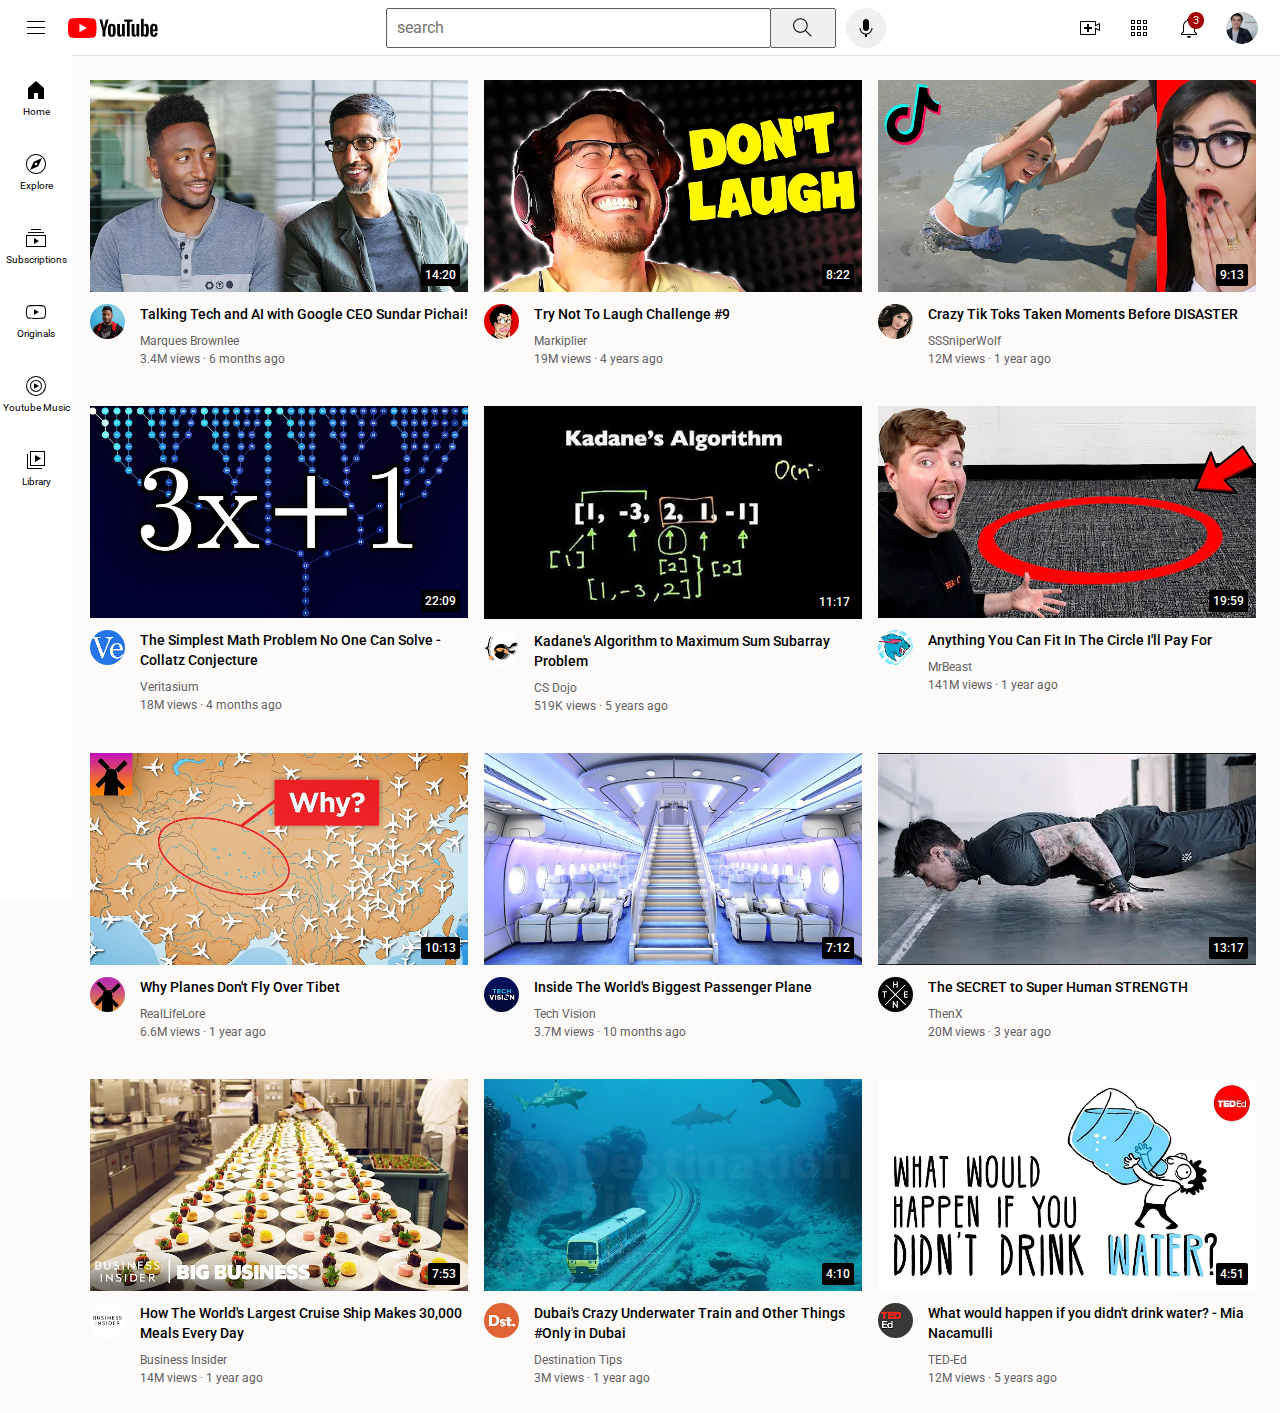
<file: index.html>
<!DOCTYPE html>
<html>
  <head>

    <title>youtube clone</title>

      <link rel="preconnect" href="https://fonts.googleapis.com">
      <link rel="preconnect" href="https://fonts.gstatic.com" crossorigin>
      <link href="https://fonts.googleapis.com/css2?family=Roboto:ital,wght@0,100..900;1,100..900&display=swap" rel="stylesheet">

      <link rel="stylesheet" href="general.css">
      <link rel="stylesheet" href="header.css">
      <link rel="stylesheet" href="video.css">
      <link rel="stylesheet" href="sidebar.css">

  </head>

  <body>

    <div class="header">

      <div class="left-sec">
        <img class="hamburger-menu" src="icons/hamburger-menu.svg">
        <img class="youtube-logo" src="icons/youtube-logo.svg">
      </div>

      <div class="middle-sec">
        <input class="searchbar" type="text" placeholder="search">

        <button class="search-button">
          <img class="search-icon" src="icons/search.svg">
          <div class="tooltip"><p>search</p></div>
        </button>

        <button class="voice-search-button">
          <img class="voice-search-icon" src="icons/voice-search-icon.svg">
          <div class="tooltip"><p>voice search</p></div>
        </button>
      </div>

      <div class="right-sec">
        
        <div class="upload-icon-container">
          <img class="upload-icon" src="icons/upload.svg">
          <div class="tooltip"><p>create</p></div>
        </div>

        <div class="youtube-apps-icon-container">
          <img class="youtube-apps-icon" src="icons/youtube-apps.svg">
          <div class="tooltip"><p>youtube apps</p></div>
        </div>

        <div class="notifications-icon-container">
          <img class="notifications-icon" src="icons/notifications.svg">
          <div class="notifications-count"><p>3</p></div>
          <div class="tooltip"><p>notifications</p></div>
        </div>

        <img class="current-user-picture" src="icons/my-channel.jpeg">
        
      </div>

    </div>

    <div class="sidebar">

      <div class="sidebar-link">
        <img src="icons/home.svg">
        <div><p>Home</p></div>
      </div>

      <div class="sidebar-link">
        <img src="icons/explore.svg">
        <div><p>Explore</p></div>
      </div>

      <div class="sidebar-link">
        <img src="icons/subscriptions.svg">
        <div><p>Subscriptions</p></div>
      </div>

      <div class="sidebar-link">
        <img src="icons/originals.svg">
        <div><p>Originals</p></div>
      </div>

      <div class="sidebar-link">
        <img src="icons/youtube-music.svg">
        <div><p>Youtube Music</p></div>
      </div>

      <div class="sidebar-link">
        <img src="icons/library.svg">
        <div><p>Library</p></div>
      </div>

    </div>


    <div class="video-grid">

      <div class="video-preview">
        <div class="thumbnail-row">
          <img class="thumbnail" src="thumbnails/thumbnail-1.webp">
          <div class="video-time"><p>14:20</p></div>
        </div>
  
        <div class="video-info-grid">
          <div class="channel-picture">
            <img class="profile-picture" src="pfps/channel-1.jpeg">
          </div>
  
          <div class="video-info1">
            <p class="video-title1">
              Talking Tech and AI with Google CEO Sundar Pichai!
            </p>
      
            <p class="video-author">
              Marques Brownlee
            </p>
      
            <p class="video-stats">
              3.4M views · 6 months ago
            </p>
          </div>
        </div>
      </div>
      
  
      <div class="video-preview">
        <div class="thumbnail-row">
          <img class="thumbnail" src="thumbnails/thumbnail-2.webp">
          <div class="video-time"><p>8:22</p></div>
        </div>
  
        <div class="video-info-grid">
          <div class="channel-picture">
            <img class="profile-picture" src="pfps/channel-2.jpeg">
          </div>
  
          <div class="video-info1">
            <p class="video-title1">
              Try Not To Laugh Challenge #9
            </p>
      
            <p class="video-author">
              Markiplier
            </p>
      
            <p class="video-stats">
              19M views · 4 years ago
            </p>
          </div>
        </div>
      </div>
  
  
      <div class="video-preview">
        <div class="thumbnail-row">
          <img class="thumbnail" src="thumbnails/thumbnail-3.webp">
          <div class="video-time"><p>9:13</p></div>
        </div>
  
        <div class="video-info-grid">
          <div class="channel-picture">
            <img class="profile-picture" src="pfps/channel-3.jpeg">
          </div>
  
          <div class="video-info1">
            <p class="video-title1">
             Crazy Tik Toks Taken Moments Before DISASTER
            </p>
      
            <p class="video-author">
              SSSniperWolf
            </p>
      
            <p class="video-stats">
              12M views · 1 year ago
            </p>
          </div>
        </div>
      </div>
  
      <div class="video-preview">
        <div class="thumbnail-row">
          <img class="thumbnail" src="thumbnails/thumbnail-4.webp">
          <div class="video-time"><p>22:09</p></div>
        </div>
  
        <div class="video-info-grid">
          <div class="channel-picture">
            <img class="profile-picture" src="pfps/channel-4.jpeg">
          </div>
  
          <div class="video-info1">
            <p class="video-title1">
              The Simplest Math Problem No One Can Solve - Collatz Conjecture
            </p>
      
            <p class="video-author">
              Veritasium
            </p>
      
            <p class="video-stats">
              18M views · 4 months ago
            </p>
          </div>
        </div>
      </div>
  
      <div class="video-preview">
        <div class="thumbnail-row">
          <img class="thumbnail" src="thumbnails/thumbnail-5.webp">
          <div class="video-time"><p>11:17</p></div>
        </div>
  
        <div class="video-info-grid">
          <div class="channel-picture">
            <img class="profile-picture" src="pfps/channel-5.jpeg">
          </div>
  
          <div class="video-info1">
            <p class="video-title1">
              Kadane's Algorithm to Maximum Sum Subarray Problem
            </p>
      
            <p class="video-author">
              CS Dojo
            </p>
      
            <p class="video-stats">
              519K views · 5 years ago
            </p>
          </div>
        </div>
      </div>
  
      <div class="video-preview">
        <div class="thumbnail-row">
          <img class="thumbnail" src="thumbnails/thumbnail-6.webp">
          <div class="video-time"><p>19:59</p></div>
        </div>
  
        <div class="video-info-grid">
          <div class="channel-picture">
            <img class="profile-picture" src="pfps/channel-6.jpeg">
          </div>
  
          <div class="video-info1">
            <p class="video-title1">
              Anything You Can Fit In The Circle I'll Pay For
            </p>
      
            <p class="video-author">
              MrBeast
            </p>
      
            <p class="video-stats">
              141M views · 1 year ago
            </p>
          </div>
        </div>
      </div>
  
      <div class="video-preview">
        <div class="thumbnail-row">
          <img class="thumbnail" src="thumbnails/thumbnail-7.webp">
          <div class="video-time"><p>10:13</p></div>
        </div>
  
        <div class="video-info-grid">
          <div class="channel-picture">
            <img class="profile-picture" src="pfps/channel-7.jpeg">
          </div>
  
          <div class="video-info1">
            <p class="video-title1">
              Why Planes Don't Fly Over Tibet
            </p>
      
            <p class="video-author">
              RealLifeLore
            </p>
      
            <p class="video-stats">
              6.6M views · 1 year ago
            </p>
          </div>
        </div>
      </div>
  
      <div class="video-preview">
        <div class="thumbnail-row">
          <img class="thumbnail" src="thumbnails/thumbnail-8.webp">
          <div class="video-time"><p>7:12</p></div>
        </div>
  
        <div class="video-info-grid">
          <div class="channel-picture">
            <img class="profile-picture" src="pfps/channel-8.jpeg">
          </div>
  
          <div class="video-info1">
            <p class="video-title1">
              Inside The World's Biggest Passenger Plane
            </p>
      
            <p class="video-author">
              Tech Vision
            </p>
      
            <p class="video-stats">
              3.7M views · 10 months ago
            </p>
          </div>
        </div>
      </div>
  
      <div class="video-preview">
        <div class="thumbnail-row">
          <img class="thumbnail" src="thumbnails/thumbnail-9.webp">
          <div class="video-time"><p>13:17</p></div>
        </div>
  
        <div class="video-info-grid">
          <div class="channel-picture">
            <img class="profile-picture" src="pfps/channel-9.jpeg">
          </div>
  
          <div class="video-info1">
            <p class="video-title1">
              The SECRET to Super Human STRENGTH
            </p>
      
            <p class="video-author">
              ThenX
            </p>
      
            <p class="video-stats">
              20M views · 3 year ago
            </p>
          </div>
        </div>
      </div>
  
      <div class="video-preview">
        <div class="thumbnail-row">
          <img class="thumbnail" src="thumbnails/thumbnail-10.webp">
          <div class="video-time"><p>7:53</p></div>
        </div>
  
        <div class="video-info-grid">
          <div class="channel-picture">
            <img class="profile-picture" src="pfps/channel-10.jpeg">
          </div>
  
          <div class="video-info1">
            <p class="video-title1">
              How The World's Largest Cruise Ship Makes 30,000 Meals Every Day
            </p>
      
            <p class="video-author">
              Business Insider
            </p>
      
            <p class="video-stats">
              14M views · 1 year ago
            </p>
          </div>
        </div>
      </div>
  
      <div class="video-preview">
        <div class="thumbnail-row">
          <img class="thumbnail" src="thumbnails/thumbnail-11.webp">
          <div class="video-time"><p>4:10</p></div>
        </div>
  
        <div class="video-info-grid">
          <div class="channel-picture">
            <img class="profile-picture" src="pfps/channel-11.jpeg">
          </div>
  
          <div class="video-info1">
            <p class="video-title1">
              Dubai's Crazy Underwater Train and Other Things #Only in Dubai
            </p>
      
            <p class="video-author">
              Destination Tips
            </p>
      
            <p class="video-stats">
              3M views · 1 year ago
            </p>
          </div>
        </div>
      </div>
  
      <div class="video-preview">
        <div class="thumbnail-row">
          <img class="thumbnail" src="thumbnails/thumbnail-12.webp">
          <div class="video-time"><p>4:51</p></div>
        </div>
  
        <div class="video-info-grid">
          <div class="channel-picture">
            <img class="profile-picture" src="pfps/channel-12.jpeg">
          </div>
  
          <div class="video-info1">
            <p class="video-title1">
              What would happen if you didn't drink water? - Mia Nacamulli
            </p>
      
            <p class="video-author">
              TED-Ed
            </p>
      
            <p class="video-stats">
              12M views · 5 years ago
            </p>
          </div>
        </div>
      </div>

    </div>

  </body>
</html>
</file>
<file: general.css>
p{
  margin-top: 0;
  margin-bottom: 0;
}

body{
  font-family: Roboto, arial;
  background-color: rgb(253, 250, 250);
  margin: 0;
  padding-top: 80px;
  padding-left: 90px;
  padding-right: 24px;
  padding-bottom: 28px;
}
</file>
<file: header.css>
.header{
  height: 55px;
  display: flex;
  flex-direction: row;
  justify-content: space-between;
  position: fixed;
  top: 0;
  left: 0;
  right: 0;
  background-color: white;
  border-bottom-width: 1px;
  border-bottom-style: solid;
  border-bottom-color: rgb(228, 228, 228);
  z-index: 100;
}

.left-sec{
  display: flex;
  align-items: center;
}

.hamburger-menu{
  height: 24px;
  margin-left: 24px;
  margin-right: 20px;
  cursor: pointer;
}

.youtube-logo{
  height: 20px;
  cursor: pointer;
}

.middle-sec{
  flex: 1;
  margin-left: 70px;
  margin-right: 35px;
  max-width: 500px;
  display: flex;
  align-items: center;
}

.searchbar{
  flex: 1;
  height: 36px;
  padding-left: 10px;
  font-size: 16px;
  border-width: 1px;
  border-style: solid;
  border-color: rgb(96, 96, 96);
  border-radius: 2px;
  box-shadow: inset 1px 2px 3px rgba(0, 0, 0, 0.05);
  width: 0;

}

.searchbar::placeholder{
  font-family: roboto, arial;
  font-size: 16px;
}

.search-icon{
  height: 25px;
}

.search-button{
  height: 40px;
  width: 66px;
  background-color: rgb(240, 240, 240);
  border-width: 1px;
  border-style: solid;
  border-radius: 2px;
  border-color: rgb(96, 96, 96);
  margin-left: -1px;
  margin-right: 10px;
  cursor: pointer;
}

.search-button:hover{
  background-color: rgb(233, 233, 233);
}

.search-button, .voice-search-button, .upload-icon-container, 
.youtube-apps-icon-container, .notifications-icon-container{
  position: relative;
  display: flex;
  justify-content: center;
  align-items: center;
}

.voice-search-icon{
  height: 24px;
}

.voice-search-button{
  height: 40px;
  width: 40px;
  border-radius: 20px;
  border: none;
  background-color: rgb(240, 240, 240);
  cursor: pointer;
}

.right-sec{
  width: 180px;
  margin-right: 22px;
  display: flex;
  align-items: center;
  justify-content: space-between;
  flex-shrink: 0;
}

.upload-icon{
  height: 24px;
  cursor: pointer;
}

.youtube-apps-icon{
  height: 24px;
  cursor: pointer;
}

.notifications-icon{
  height: 24px;
  cursor: pointer;
}

.current-user-picture{
  height: 32px;
  border-radius: 16px;
  cursor: pointer;
}

.notifications-count{
  background-color: rgb(163, 4, 4);
  color: white;
  position: absolute;
  top: -4px;
  right: -3px;
  font-size: 11px;
  padding-top: 2px;
  padding-bottom: 2px;
  padding-left: 5px;
  padding-right: 5px;
  border-radius: 10px;
  cursor: pointer;
}

.search-button .tooltip, .voice-search-button .tooltip, 
.upload-icon-container .tooltip, .youtube-apps-icon-container .tooltip, 
.notifications-icon-container .tooltip{
  position: absolute;
  background-color: gray;
  color: white;
  padding: 6px;
  border-radius: 2px;
  font-size: 12px;
  bottom: -30px;
  opacity: 0;
  transition: opacity 0.15s;
  pointer-events: none;
  white-space: nowrap;
}

.search-button:hover .tooltip, .voice-search-button:hover .tooltip, 
.upload-icon-container:hover .tooltip, 
.youtube-apps-icon-container:hover .tooltip, 
.notifications-icon-container:hover .tooltip{
  opacity: 1;
}
</file>
<file: video.css>
.thumbnail{
  width: 100%;
}

.video-info-grid{
  display: grid;
  grid-template-columns: 50px 1fr;
}

.profile-picture{
  width: 35px;
  border-radius: 25px;
  cursor: pointer;
}

.video-title1{
  margin-top: 0;
  font-size: 14px;
  font-weight: 500;
  line-height: 20px;
  margin-bottom: 10px;
  cursor: pointer;
}

.thumbnail-row{
  margin-bottom: 8px;
  position: relative;
}

.video-author, .video-stats{
  font-size: 12px;
  color: rgb(96, 96, 96);
}

.video-author{
  margin-bottom: 4px;
  cursor: pointer;
}

.video-grid{
  display: grid;
  grid-template-columns: 1fr 1fr 1fr;
  column-gap: 16px;
  row-gap: 40px;
}

.video-time{
  font-size: 12px;
  font-weight: 500;
  padding: 4px;
  border-radius: 2px;
  background-color: black;
  color: white;
  position: absolute;
  bottom: 10px;
  right: 8px;
}
</file>
<file: sidebar.css>
.sidebar{
  position: fixed;
  left: 0;
  bottom: 0;
  top: 55px;
  background-color: white;
  width: 72px;
  z-index: 200;
  padding-top: 5px;
}

.sidebar-link{
  display: flex;
  flex-direction: column;
  justify-content: center;
  align-items: center;
  height: 74px;
}

.sidebar-link:hover{
  background-color: lightgray;
  cursor: pointer;
}

.sidebar-link img{
  margin-bottom: 4px;
  height: 24px;
}

.sidebar-link div{
  font-size: 10px;
}
</file>
